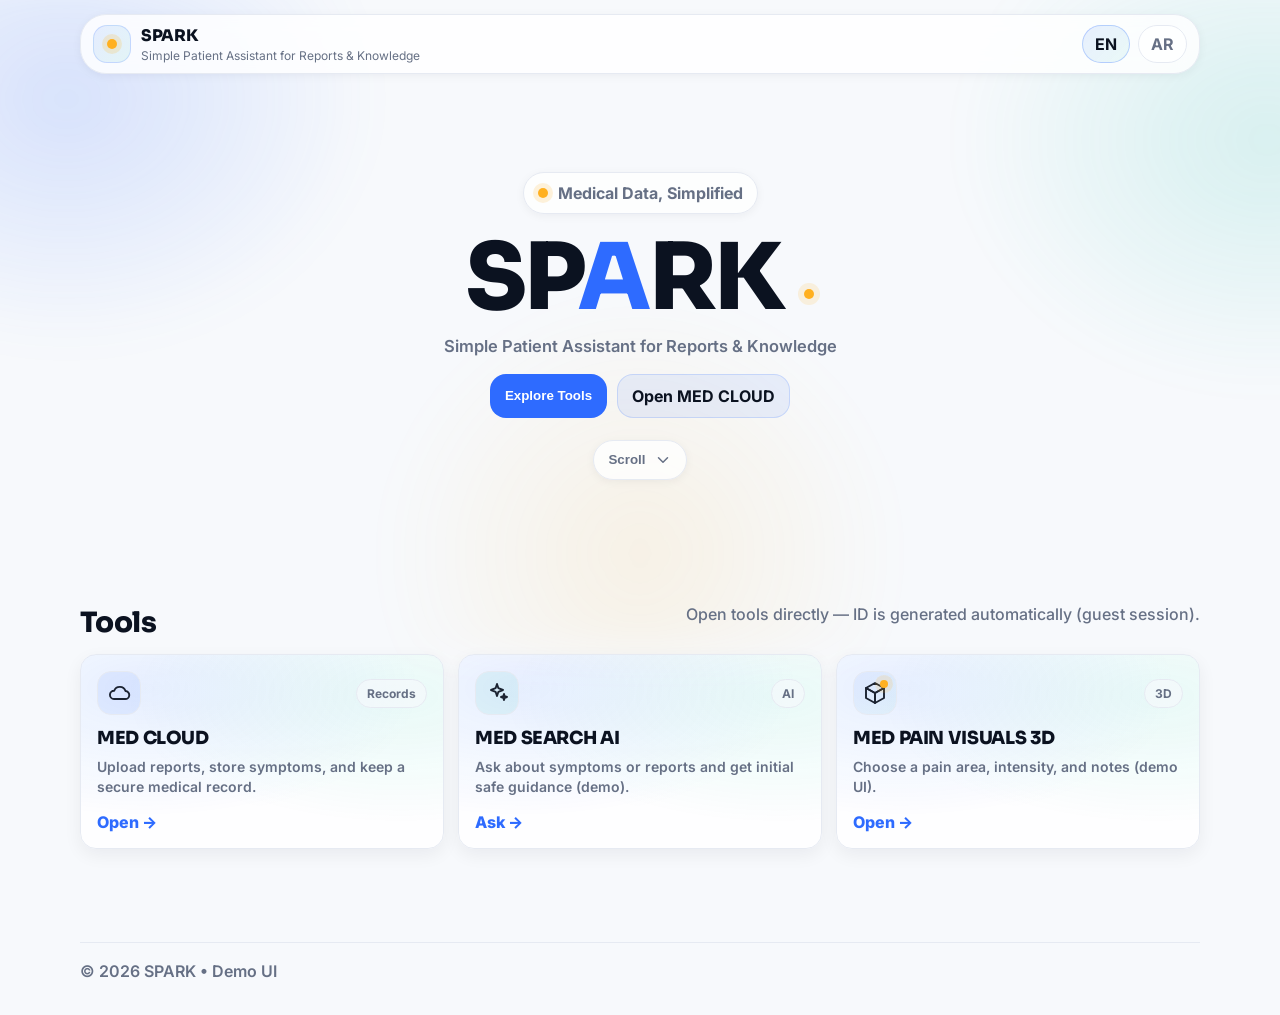
<file: Health care record/index.html>
<!doctype html>
<html lang="en">
<head>
  <meta charset="UTF-8" />
  <meta name="viewport" content="width=device-width, initial-scale=1.0"/>
  <title>SPARK</title>

  <link rel="preconnect" href="https://fonts.googleapis.com">
  <link rel="preconnect" href="https://fonts.gstatic.com" crossorigin>
  <link href="https://fonts.googleapis.com/css2?family=Inter:wght@400;500;600;700;800&family=Sora:wght@600;700;800&display=swap" rel="stylesheet">

  <link rel="stylesheet" href="Style/main.css">
</head>
<body>

  <nav class="nav">
    <div class="nav__brand">
      <div class="mark" aria-hidden="true"><span class="mark__dot"></span></div>
      <div class="brand">
        <div class="brand__name">SPARK</div>
        <div class="brand__tag">Simple Patient Assistant for Reports &amp; Knowledge</div>
      </div>
    </div>

    <div class="nav__actions">
      <a class="chip chip--active" href="/">EN</a>
      <a class="chip" href="/ar">AR</a>
    </div>
  </nav>

  <header class="hero">
    <div class="bg-orbs" aria-hidden="true"></div>

    <div class="container hero__inner">
      <div class="hero__badge">
        <span class="spark-mini" aria-hidden="true"></span>
        Medical Data, Simplified
      </div>

      <h1 class="hero__title">
        SP<span class="hero__accent">A</span>RK
        <span class="hero__spark" aria-hidden="true"></span>
      </h1>

      <p class="hero__subtitle">
        Simple Patient Assistant for Reports &amp; Knowledge
      </p>

      <div class="hero__cta">
        <button class="btn btn--primary" data-scroll="#tools">Explore Tools</button>
        <a class="btn btn--soft" href="/record">Open MED CLOUD</a>
      </div>

      <button class="scroll" data-scroll="#tools" aria-label="Scroll">
        <span>Scroll</span>
        <svg viewBox="0 0 24 24" aria-hidden="true">
          <path d="M6 9l6 6 6-6" fill="none" stroke="currentColor" stroke-width="2" stroke-linecap="round" stroke-linejoin="round"/>
        </svg>
      </button>
    </div>
  </header>

  <main class="section" id="tools">
    <div class="container">
      <div class="section__head">
        <h2 class="h2">Tools</h2>
        <p class="muted">Open tools directly — ID is generated automatically (guest session).</p>
      </div>

      <div class="tools">
        <a class="card tool tilt" href="/record" data-tilt data-open="cloud">
          <div class="tool__top">
            <div class="icon icon--blue" aria-hidden="true">
              <svg viewBox="0 0 24 24">
                <path d="M7 18h11a4 4 0 0 0 .5-8A6 6 0 0 0 7.2 9.7 3.5 3.5 0 0 0 7 18Z"
                      fill="none" stroke="currentColor" stroke-width="1.9" stroke-linecap="round" stroke-linejoin="round"/>
              </svg>
            </div>
            <span class="pill">Records</span>
          </div>

          <div class="tool__name">MED CLOUD</div>
          <div class="tool__desc">Upload reports, store symptoms, and keep a secure medical record.</div>
          <div class="tool__cta">Open →</div>
        </a>

        <a class="card tool tilt" href="/med_search" data-tilt data-open="ai">
          <div class="tool__top">
            <div class="icon icon--teal" aria-hidden="true">
              <svg viewBox="0 0 24 24">
                <path d="M12 3l1.4 4.2L18 9l-4.6 1.8L12 15l-1.4-4.2L6 9l4.6-1.8L12 3Z"
                      fill="none" stroke="currentColor" stroke-width="1.9" stroke-linecap="round" stroke-linejoin="round"/>
                <path d="M19 13l.7 2.2L22 16l-2.3.8L19 19l-.7-2.2L16 16l2.3-.8L19 13Z"
                      fill="none" stroke="currentColor" stroke-width="1.9" stroke-linecap="round" stroke-linejoin="round"/>
              </svg>
            </div>
            <span class="pill">AI</span>
          </div>

          <div class="tool__name">MED SEARCH AI</div>
          <div class="tool__desc">Ask about symptoms or reports and get initial safe guidance (demo).</div>
          <div class="tool__cta">Ask →</div>
        </a>

        <a class="card tool tilt" href="/pain_3d" data-tilt data-open="pain">
          <div class="tool__top">
            <div class="icon icon--mix" aria-hidden="true">
              <svg viewBox="0 0 24 24">
                <path d="M12 2l9 5-9 5-9-5 9-5Z" fill="none" stroke="currentColor" stroke-width="1.9" stroke-linecap="round" stroke-linejoin="round"/>
                <path d="M3 7v10l9 5V12L3 7Z" fill="none" stroke="currentColor" stroke-width="1.9" stroke-linecap="round" stroke-linejoin="round"/>
                <path d="M21 7v10l-9 5V12l9-5Z" fill="none" stroke="currentColor" stroke-width="1.9" stroke-linecap="round" stroke-linejoin="round"/>
              </svg>
              <span class="icon__spark" aria-hidden="true"></span>
            </div>
            <span class="pill">3D</span>
          </div>

          <div class="tool__name">MED PAIN VISUALS 3D</div>
          <div class="tool__desc">Choose a pain area, intensity, and notes (demo UI).</div>
          <div class="tool__cta">Open →</div>
        </a>
      </div>
    </div>
  </main>

  <footer class="footer">
    <div class="container footer__inner">
      <span>© 2026 SPARK • Demo UI</span>
    </div>
  </footer>

  <script src="Style/main.js"></script>
</body>
</html>
</file>
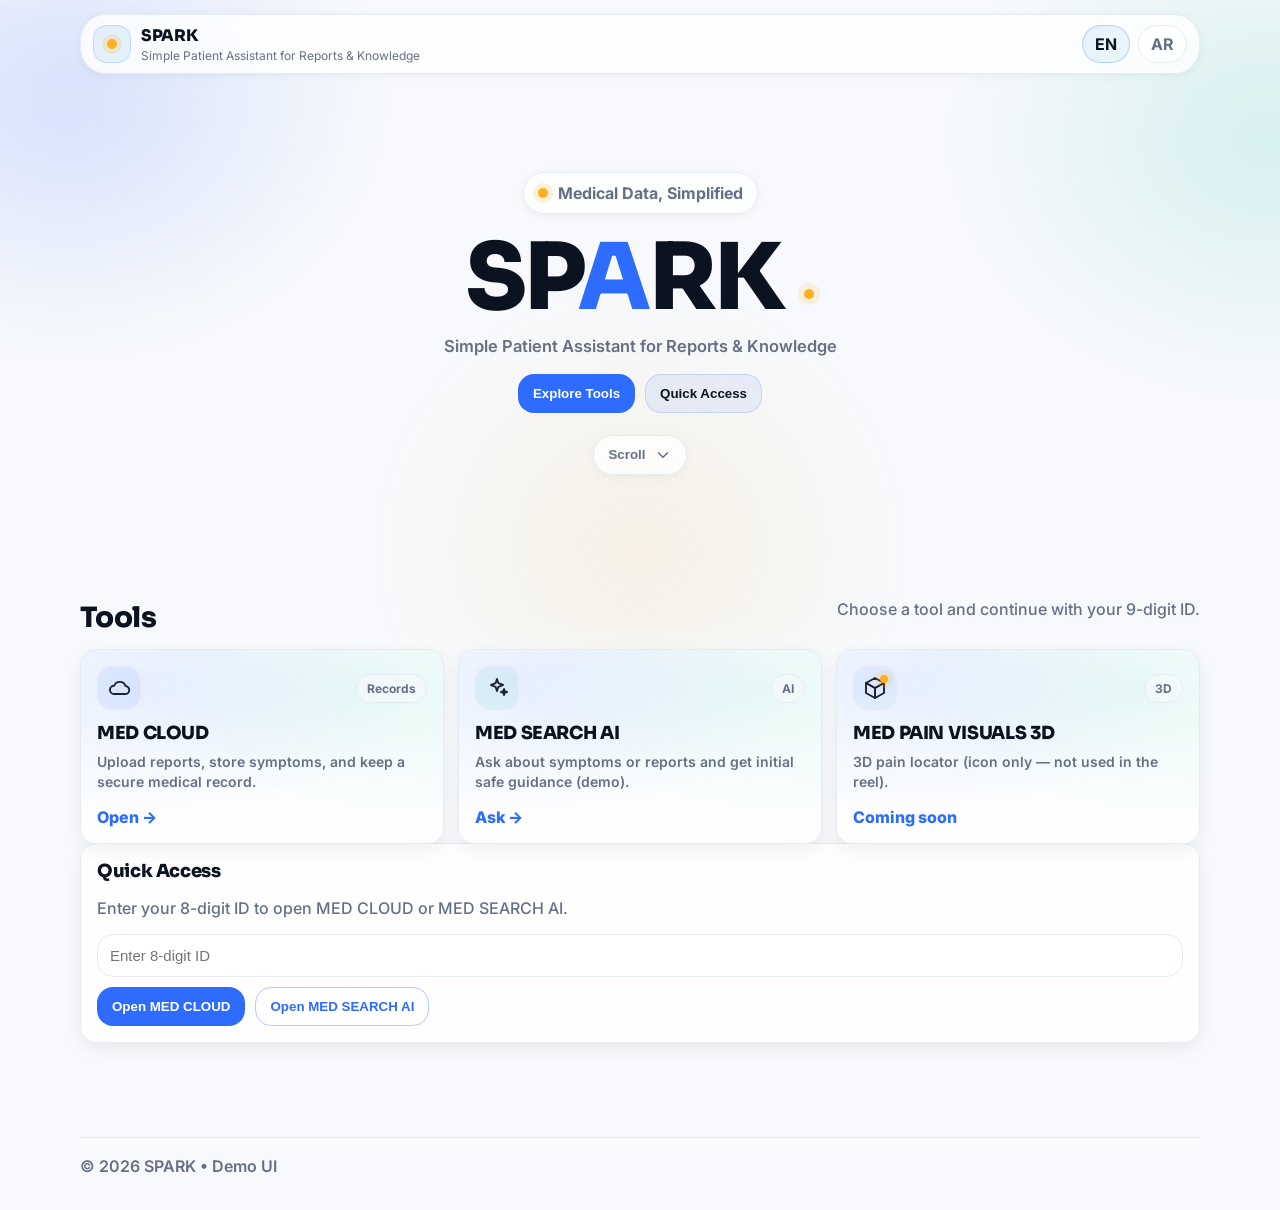
<file: Health care record/arabic.html>
<!doctype html>
<html lang="en">
<head>
  <meta charset="UTF-8" />
  <meta name="viewport" content="width=device-width, initial-scale=1.0"/>
  <title>SPARK</title>

  <!-- Fonts: Sora (Headings) + Inter (UI) -->
  <link rel="preconnect" href="https://fonts.googleapis.com">
  <link rel="preconnect" href="https://fonts.gstatic.com" crossorigin>
  <link href="https://fonts.googleapis.com/css2?family=Inter:wght@400;500;600;700;800&family=Sora:wght@600;700;800&display=swap" rel="stylesheet">

  <link rel="stylesheet" href="Style/main.css">
</head>
<body>

  <nav class="nav">
    <div class="nav__brand">
      <div class="mark" aria-hidden="true">
        <span class="mark__dot"></span>
      </div>
      <div class="brand">
        <div class="brand__name">SPARK</div>
        <div class="brand__tag">Simple Patient Assistant for Reports &amp; Knowledge</div>
      </div>
    </div>

    <div class="nav__actions">
      <a class="chip chip--active" href="/">EN</a>
      <a class="chip" href="/ar">AR</a>
    </div>
  </nav>

  <header class="hero">
    <div class="bg-orbs" aria-hidden="true"></div>

    <div class="container hero__inner">
      <div class="hero__badge">
        <span class="spark-mini" aria-hidden="true"></span>
        Medical Data, Simplified
      </div>

      <h1 class="hero__title">
        SP<span class="hero__accent">A</span>RK
        <span class="hero__spark" aria-hidden="true"></span>
      </h1>

      <p class="hero__subtitle">
        Simple Patient Assistant for Reports &amp; Knowledge
      </p>

      <div class="hero__cta">
        <button class="btn btn--primary" data-scroll="#tools">Explore Tools</button>
        <button class="btn btn--soft" data-scroll="#quick">Quick Access</button>
      </div>



      <button class="scroll" data-scroll="#tools" aria-label="Scroll">
        <span>Scroll</span>
        <svg viewBox="0 0 24 24" aria-hidden="true">
          <path d="M6 9l6 6 6-6" fill="none" stroke="currentColor" stroke-width="2" stroke-linecap="round" stroke-linejoin="round"/>
        </svg>
      </button>
    </div>
  </header>

  <main class="section" id="tools">
    <div class="container">
      <div class="section__head">
        <h2 class="h2">Tools</h2>
        <p class="muted">Choose a tool and continue with your 9-digit ID.</p>
      </div>

      <div class="tools">
        <!-- MED CLOUD -->
        <a class="card tool tilt" href="#" data-tilt data-open="cloud">
          <div class="tool__top">
            <div class="icon icon--blue" aria-hidden="true">
              <svg viewBox="0 0 24 24">
                <path d="M7 18h11a4 4 0 0 0 .5-8A6 6 0 0 0 7.2 9.7 3.5 3.5 0 0 0 7 18Z"
                      fill="none" stroke="currentColor" stroke-width="1.9" stroke-linecap="round" stroke-linejoin="round"/>
              </svg>
            </div>
            <span class="pill">Records</span>
          </div>

          <div class="tool__name">MED CLOUD</div>
          <div class="tool__desc">Upload reports, store symptoms, and keep a secure medical record.</div>
          <div class="tool__cta">Open →</div>
        </a>

        <!-- MED SEARCH AI -->
        <a class="card tool tilt" href="#" data-tilt data-open="ai">
          <div class="tool__top">
            <div class="icon icon--teal" aria-hidden="true">
              <svg viewBox="0 0 24 24">
                <path d="M12 3l1.4 4.2L18 9l-4.6 1.8L12 15l-1.4-4.2L6 9l4.6-1.8L12 3Z"
                      fill="none" stroke="currentColor" stroke-width="1.9" stroke-linecap="round" stroke-linejoin="round"/>
                <path d="M19 13l.7 2.2L22 16l-2.3.8L19 19l-.7-2.2L16 16l2.3-.8L19 13Z"
                      fill="none" stroke="currentColor" stroke-width="1.9" stroke-linecap="round" stroke-linejoin="round"/>
              </svg>
            </div>
            <span class="pill">AI</span>
          </div>

          <div class="tool__name">MED SEARCH AI</div>
          <div class="tool__desc">Ask about symptoms or reports and get initial safe guidance (demo).</div>
          <div class="tool__cta">Ask →</div>
        </a>

        <!-- MED PAIN VISUALS 3D -->
        <a class="card tool tilt tool--disabled" href="#" data-tilt data-open="pain" aria-disabled="true">
          <div class="tool__top">
            <div class="icon icon--mix" aria-hidden="true">
              <svg viewBox="0 0 24 24">
                <path d="M12 2l9 5-9 5-9-5 9-5Z" fill="none" stroke="currentColor" stroke-width="1.9" stroke-linecap="round" stroke-linejoin="round"/>
                <path d="M3 7v10l9 5V12L3 7Z" fill="none" stroke="currentColor" stroke-width="1.9" stroke-linecap="round" stroke-linejoin="round"/>
                <path d="M21 7v10l-9 5V12l9-5Z" fill="none" stroke="currentColor" stroke-width="1.9" stroke-linecap="round" stroke-linejoin="round"/>
              </svg>
              <span class="icon__spark" aria-hidden="true"></span>
            </div>
            <span class="pill">3D</span>
          </div>

          <div class="tool__name">MED PAIN VISUALS 3D</div>
          <div class="tool__desc">3D pain locator (icon only — not used in the reel).</div>
          <div class="tool__cta">Coming soon</div>
        </a>
      </div>

      <section class="card quick" id="quick">
        <div class="quick__head">
          <h3 class="h3">Quick Access</h3>
          <p class="muted">Enter your 8-digit ID to open MED CLOUD or MED SEARCH AI.</p>
        </div>

        <div class="quick__row">
          <input class="input" id="quickId" placeholder="Enter 8-digit ID" inputmode="numeric" maxlength="8" autocomplete="off">
          <button class="btn btn--primary" id="openCloud">Open MED CLOUD</button>
          <button class="btn btn--outline" id="openAI">Open MED SEARCH AI</button>
        </div>

        <div class="error" id="quickErr" aria-live="polite"></div>
      </section>

    </div>
  </main>

  <footer class="footer">
    <div class="container footer__inner">
      <span>© 2026 SPARK • Demo UI</span>
    </div>
  </footer>

  <script src="Style/main.js"></script>
</body>
</html>
</file>
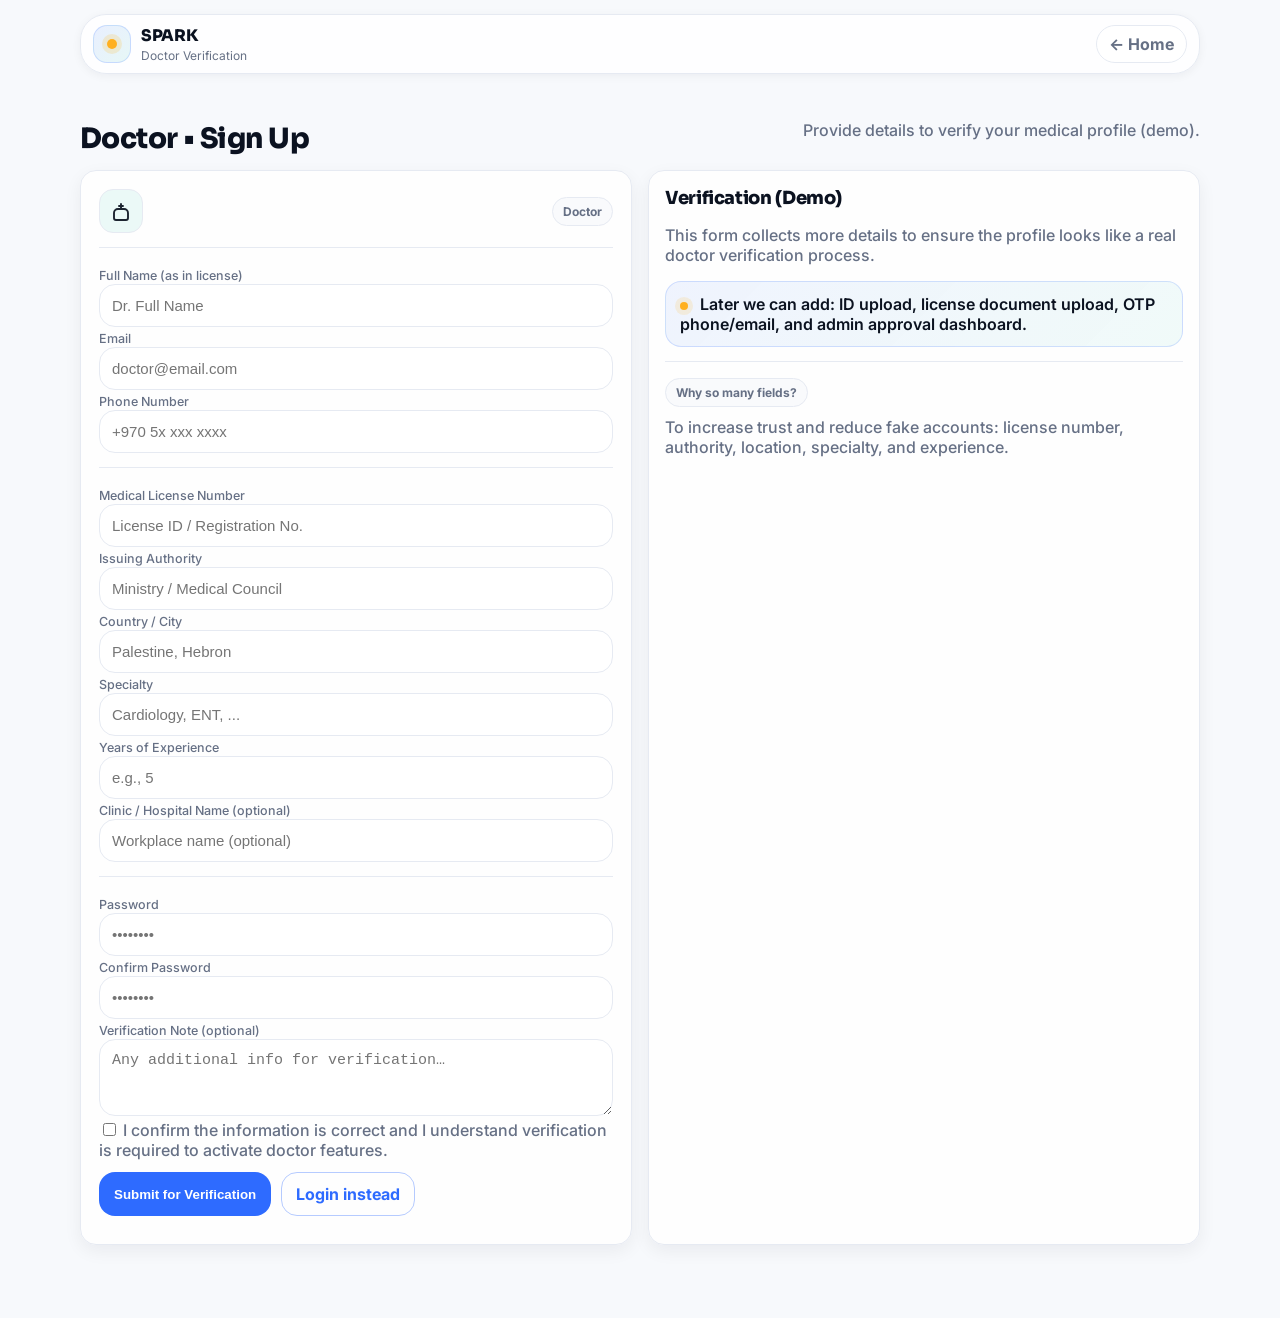
<file: Health care record/auth_doctor.html>
<!doctype html>
<html lang="en">
<head>
  <meta charset="UTF-8" />
  <meta name="viewport" content="width=device-width, initial-scale=1.0"/>
  <title>SPARK • Doctor</title>

  <link rel="preconnect" href="https://fonts.googleapis.com">
  <link rel="preconnect" href="https://fonts.gstatic.com" crossorigin>
  <link href="https://fonts.googleapis.com/css2?family=Inter:wght@400;500;600;700;800&family=Sora:wght@600;700;800&display=swap" rel="stylesheet">

  <link rel="stylesheet" href="Style/main.css">
</head>
<body>

  <nav class="nav">
    <div class="nav__brand">
      <div class="mark" aria-hidden="true"><span class="mark__dot"></span></div>
      <div class="brand">
        <div class="brand__name">SPARK</div>
        <div class="brand__tag">Doctor Verification</div>
      </div>
    </div>
    <div class="nav__actions">
      <a class="chip" href="/">← Home</a>
    </div>
  </nav>

  <main class="section">
    <div class="container">
      <div class="section__head">
        <h2 class="h2" id="title">Doctor • Sign Up</h2>
        <p class="muted" id="subtitle">Provide details to verify your medical profile (demo).</p>
      </div>

      <div class="grid2">
        <section class="card page">
          <div class="tool__top">
            <div class="icon icon--teal" aria-hidden="true">
              <svg viewBox="0 0 24 24">
                <path d="M10 7h4M12 5v4" fill="none" stroke="currentColor" stroke-width="1.9" stroke-linecap="round"/>
                <path d="M7 21h10a2 2 0 0 0 2-2v-5a4 4 0 0 0-4-4H9a4 4 0 0 0-4 4v5a2 2 0 0 0 2 2Z"
                      fill="none" stroke="currentColor" stroke-width="1.9" stroke-linecap="round" stroke-linejoin="round"/>
              </svg>
            </div>
            <span class="pill">Doctor</span>
          </div>

          <div class="divider"></div>

          <form id="doctorForm" class="stack">
            <label class="tiny muted">Full Name (as in license)</label>
            <input class="input" id="dName" placeholder="Dr. Full Name" autocomplete="name" required>

            <label class="tiny muted">Email</label>
            <input class="input" id="dEmail" placeholder="doctor@email.com" autocomplete="email" required>

            <label class="tiny muted">Phone Number</label>
            <input class="input" id="dPhone" placeholder="+970 5x xxx xxxx" inputmode="tel" required>

            <div class="divider"></div>

            <label class="tiny muted">Medical License Number</label>
            <input class="input" id="dLicense" placeholder="License ID / Registration No." required>

            <label class="tiny muted">Issuing Authority</label>
            <input class="input" id="dAuthority" placeholder="Ministry / Medical Council" required>

            <label class="tiny muted">Country / City</label>
            <input class="input" id="dLocation" placeholder="Palestine, Hebron" required>

            <label class="tiny muted">Specialty</label>
            <input class="input" id="dSpec" placeholder="Cardiology, ENT, ..." required>

            <label class="tiny muted">Years of Experience</label>
            <input class="input" id="dYears" placeholder="e.g., 5" inputmode="numeric" required>

            <label class="tiny muted">Clinic / Hospital Name (optional)</label>
            <input class="input" id="dWork" placeholder="Workplace name (optional)">

            <div class="divider"></div>

            <label class="tiny muted">Password</label>
            <input class="input" id="dPass" type="password" placeholder="••••••••" autocomplete="new-password" required>

            <label class="tiny muted">Confirm Password</label>
            <input class="input" id="dPass2" type="password" placeholder="••••••••" autocomplete="new-password" required>

            <label class="tiny muted">Verification Note (optional)</label>
            <textarea class="textarea" id="dNote" rows="3" placeholder="Any additional info for verification…"></textarea>

            <label class="checkline">
              <input type="checkbox" id="dAgree" required>
              <span class="muted">
                I confirm the information is correct and I understand verification is required to activate doctor features.
              </span>
            </label>

            <div class="row">
              <button class="btn btn--primary" type="submit" id="submitBtn">Submit for Verification</button>
              <a class="btn btn--outline" href="/auth_doctor?mode=login">Login instead</a>
            </div>

            <div class="status" id="status"></div>
          </form>
        </section>

        <aside class="card sub">
          <h3 class="h3">Verification (Demo)</h3>
          <p class="muted">
            This form collects more details to ensure the profile looks like a real doctor verification process.
          </p>

          <div class="note">
            <span class="note__spark"></span>
            Later we can add: ID upload, license document upload, OTP phone/email, and admin approval dashboard.
          </div>

          <div class="divider"></div>

          <div class="pill" style="display:inline-flex;">Why so many fields?</div>
          <p class="muted" style="margin-top:10px;">
            To increase trust and reduce fake accounts: license number, authority, location, specialty, and experience.
          </p>
        </aside>
      </div>
    </div>
  </main>

  <script src="Style/main.js"></script>
</body>
</html>
</file>
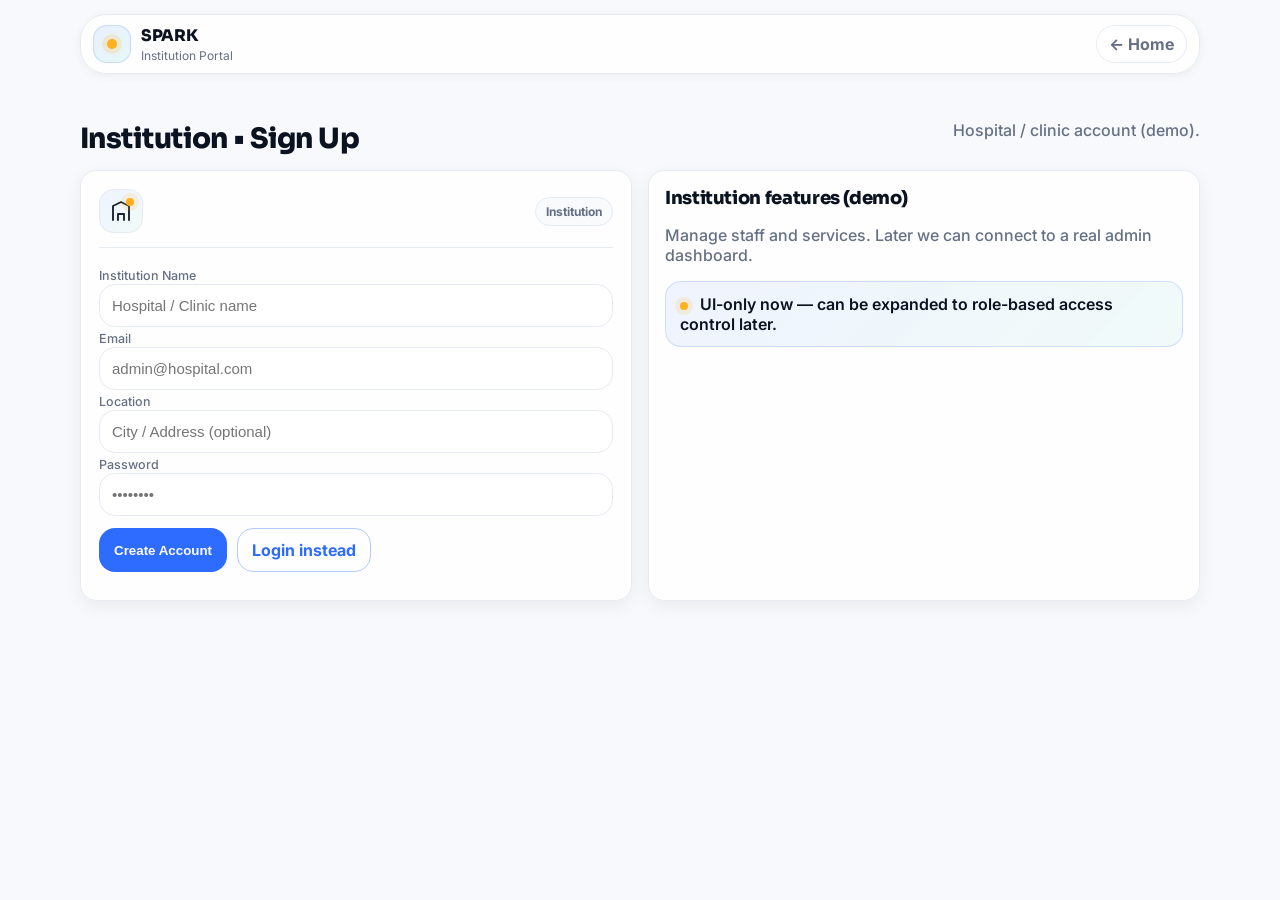
<file: Health care record/auth_institution.html>
<!doctype html>
<html lang="en">
<head>
  <meta charset="UTF-8" />
  <meta name="viewport" content="width=device-width, initial-scale=1.0"/>
  <title>SPARK • Institution</title>
  <link rel="preconnect" href="https://fonts.googleapis.com">
  <link rel="preconnect" href="https://fonts.gstatic.com" crossorigin>
  <link href="https://fonts.googleapis.com/css2?family=Inter:wght@400;500;600;700;800&family=Sora:wght@600;700;800&display=swap" rel="stylesheet">
  <link rel="stylesheet" href="Style/main.css">
</head>
<body>

  <nav class="nav">
    <div class="nav__brand">
      <div class="mark" aria-hidden="true"><span class="mark__dot"></span></div>
      <div class="brand">
        <div class="brand__name">SPARK</div>
        <div class="brand__tag">Institution Portal</div>
      </div>
    </div>
    <div class="nav__actions">
      <a class="chip" href="/">← Home</a>
    </div>
  </nav>

  <main class="section">
    <div class="container">
      <div class="section__head">
        <h2 class="h2" id="title">Institution • Sign Up</h2>
        <p class="muted" id="subtitle">Hospital / clinic account (demo).</p>
      </div>

      <div class="grid2">
        <section class="card page">
          <div class="tool__top">
            <div class="icon icon--mix" aria-hidden="true">
              <svg viewBox="0 0 24 24">
                <path d="M4 21V7l8-4 8 4v14" fill="none" stroke="currentColor" stroke-width="1.9" stroke-linecap="round" stroke-linejoin="round"/>
                <path d="M9 21v-6h6v6" fill="none" stroke="currentColor" stroke-width="1.9" stroke-linecap="round" stroke-linejoin="round"/>
              </svg>
              <span class="icon__spark" aria-hidden="true"></span>
            </div>
            <span class="pill">Institution</span>
          </div>

          <div class="divider"></div>

          <form id="instForm" class="stack">
            <label class="tiny muted">Institution Name</label>
            <input class="input" id="iName" placeholder="Hospital / Clinic name">

            <label class="tiny muted">Email</label>
            <input class="input" id="iEmail" placeholder="admin@hospital.com" autocomplete="email">

            <label class="tiny muted">Location</label>
            <input class="input" id="iLoc" placeholder="City / Address (optional)">

            <label class="tiny muted">Password</label>
            <input class="input" id="iPass" type="password" placeholder="••••••••" autocomplete="new-password">

            <div class="row">
              <button class="btn btn--primary" type="submit" id="submitBtn">Create Account</button>
              <a class="btn btn--outline" href="/auth_institution?mode=login">Login instead</a>
            </div>

            <div class="status" id="status"></div>
          </form>
        </section>

        <aside class="card sub">
          <h3 class="h3">Institution features (demo)</h3>
          <p class="muted">Manage staff and services. Later we can connect to a real admin dashboard.</p>
          <div class="note">
            <span class="note__spark"></span>
            UI-only now — can be expanded to role-based access control later.
          </div>
        </aside>
      </div>
    </div>
  </main>

  <script src="Style/main.js"></script>
</body>
</html>
</file>
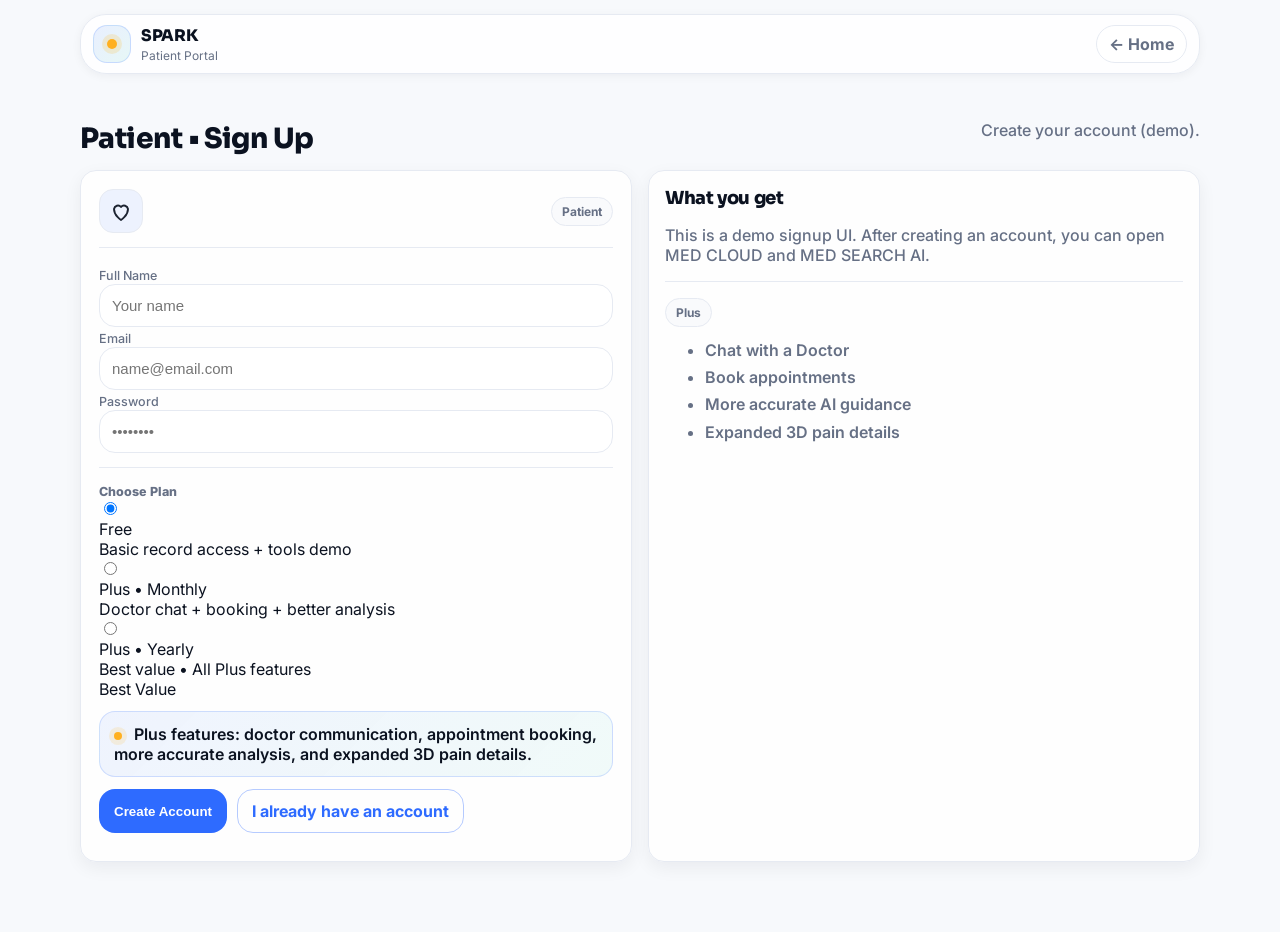
<file: Health care record/auth_patient.html>
<!doctype html>
<html lang="en">
<head>
  <meta charset="UTF-8" />
  <meta name="viewport" content="width=device-width, initial-scale=1.0"/>
  <title>SPARK • Patient</title>
  <link rel="preconnect" href="https://fonts.googleapis.com">
  <link rel="preconnect" href="https://fonts.gstatic.com" crossorigin>
  <link href="https://fonts.googleapis.com/css2?family=Inter:wght@400;500;600;700;800&family=Sora:wght@600;700;800&display=swap" rel="stylesheet">
  <link rel="stylesheet" href="Style/main.css">
</head>
<body>

  <nav class="nav">
    <div class="nav__brand">
      <div class="mark" aria-hidden="true"><span class="mark__dot"></span></div>
      <div class="brand">
        <div class="brand__name">SPARK</div>
        <div class="brand__tag">Patient Portal</div>
      </div>
    </div>
    <div class="nav__actions">
      <a class="chip" href="/">← Home</a>
    </div>
  </nav>

  <main class="section">
    <div class="container">
      <div class="section__head">
        <h2 class="h2" id="title">Patient • Sign Up</h2>
        <p class="muted" id="subtitle">Create your account (demo).</p>
      </div>

      <div class="grid2">
        <section class="card page">
          <div class="tool__top">
            <div class="icon icon--blue" aria-hidden="true">
              <svg viewBox="0 0 24 24">
                <path d="M12 21s-7-4.4-7-11a4 4 0 0 1 7-2 4 4 0 0 1 7 2c0 6.6-7 11-7 11Z"
                      fill="none" stroke="currentColor" stroke-width="1.9" stroke-linecap="round" stroke-linejoin="round"/>
              </svg>
            </div>
            <span class="pill">Patient</span>
          </div>

          <div class="divider"></div>

          <form id="patientForm" class="stack">
            <label class="tiny muted">Full Name</label>
            <input class="input" id="pName" placeholder="Your name" autocomplete="name">

            <label class="tiny muted">Email</label>
            <input class="input" id="pEmail" placeholder="name@email.com" autocomplete="email">

            <label class="tiny muted">Password</label>
            <input class="input" id="pPass" type="password" placeholder="••••••••" autocomplete="new-password">

            <div class="divider"></div>

            <div class="tiny muted" style="font-weight:800;">Choose Plan</div>

            <div class="plan-grid" role="radiogroup" aria-label="Plans">
              <label class="plan">
                <input type="radio" name="plan" value="free" checked>
                <div class="plan__name">Free</div>
                <div class="plan__desc">Basic record access + tools demo</div>
              </label>

              <label class="plan plan--plus">
                <input type="radio" name="plan" value="plus_monthly">
                <div class="plan__name">Plus • Monthly</div>
                <div class="plan__desc">Doctor chat + booking + better analysis</div>
              </label>

              <label class="plan plan--best">
                <input type="radio" name="plan" value="plus_yearly">
                <div class="plan__name">Plus • Yearly</div>
                <div class="plan__desc">Best value • All Plus features</div>
                <span class="plan__badge">Best Value</span>
              </label>
            </div>

            <div class="note">
              <span class="note__spark"></span>
              Plus features: doctor communication, appointment booking, more accurate analysis, and expanded 3D pain details.
            </div>

            <div class="row">
              <button class="btn btn--primary" type="submit" id="submitBtn">Create Account</button>
              <a class="btn btn--outline" href="/auth_patient?mode=login">I already have an account</a>
            </div>

            <div class="status" id="status"></div>
          </form>
        </section>

        <aside class="card sub">
          <h3 class="h3">What you get</h3>
          <p class="muted">
            This is a demo signup UI. After creating an account, you can open MED CLOUD and MED SEARCH AI.
          </p>

          <div class="divider"></div>

          <div class="pill" style="display:inline-flex;">Plus</div>
          <ul class="muted" style="margin:10px 0 0; line-height:1.7; font-weight:600;">
            <li>Chat with a Doctor</li>
            <li>Book appointments</li>
            <li>More accurate AI guidance</li>
            <li>Expanded 3D pain details</li>
          </ul>
        </aside>
      </div>
    </div>
  </main>

  <script src="Style/main.js"></script>
</body>
</html>
</file>
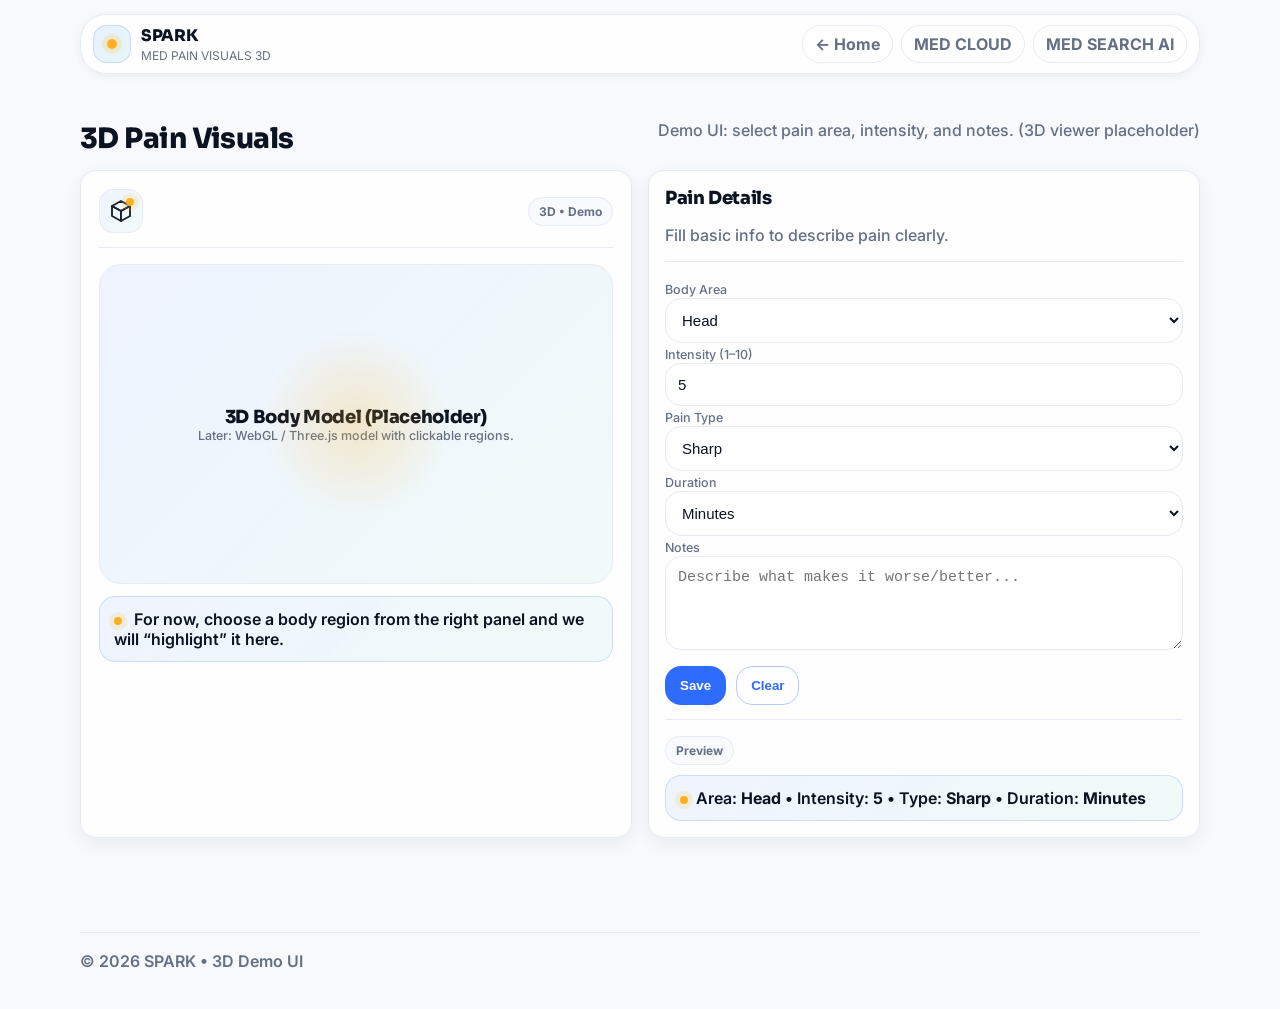
<file: Health care record/pain_3d.html>
<!doctype html>
<html lang="en">
<head>
  <meta charset="UTF-8" />
  <meta name="viewport" content="width=device-width, initial-scale=1.0"/>
  <title>SPARK • MED PAIN VISUALS 3D</title>

  <link rel="preconnect" href="https://fonts.googleapis.com">
  <link rel="preconnect" href="https://fonts.gstatic.com" crossorigin>
  <link href="https://fonts.googleapis.com/css2?family=Inter:wght@400;500;600;700;800&family=Sora:wght@600;700;800&display=swap" rel="stylesheet">

  <link rel="stylesheet" href="Style/main.css">
</head>
<body>

  <nav class="nav">
    <div class="nav__brand">
      <div class="mark" aria-hidden="true"><span class="mark__dot"></span></div>
      <div class="brand">
        <div class="brand__name">SPARK</div>
        <div class="brand__tag">MED PAIN VISUALS 3D</div>
      </div>
    </div>
    <div class="nav__actions">
      <a class="chip" href="/">← Home</a>
      <a class="chip" href="/record">MED CLOUD</a>
      <a class="chip" href="/med_search">MED SEARCH AI</a>
    </div>
  </nav>

  <main class="section">
    <div class="container">
      <div class="section__head">
        <h2 class="h2">3D Pain Visuals</h2>
        <p class="muted">Demo UI: select pain area, intensity, and notes. (3D viewer placeholder)</p>
      </div>

      <div class="grid2">
        <!-- Left: Viewer -->
        <section class="card page">
          <div class="tool__top">
            <div class="icon icon--mix" aria-hidden="true">
              <svg viewBox="0 0 24 24">
                <path d="M12 2l9 5-9 5-9-5 9-5Z" fill="none" stroke="currentColor" stroke-width="1.9" stroke-linecap="round" stroke-linejoin="round"/>
                <path d="M3 7v10l9 5V12L3 7Z" fill="none" stroke="currentColor" stroke-width="1.9" stroke-linecap="round" stroke-linejoin="round"/>
                <path d="M21 7v10l-9 5V12l9-5Z" fill="none" stroke="currentColor" stroke-width="1.9" stroke-linecap="round" stroke-linejoin="round"/>
              </svg>
              <span class="icon__spark" aria-hidden="true"></span>
            </div>
            <span class="pill">3D • Demo</span>
          </div>

          <div class="divider"></div>

          <div class="viewer">
            <div class="viewer__placeholder">
              <div class="viewer__title">3D Body Model (Placeholder)</div>
              <div class="muted tiny">Later: WebGL / Three.js model with clickable regions.</div>
              <div class="viewer__pulse" aria-hidden="true"></div>
            </div>

            <div class="note" style="margin-top:12px;">
              <span class="note__spark"></span>
              For now, choose a body region from the right panel and we will “highlight” it here.
            </div>
          </div>
        </section>

        <!-- Right: Controls -->
        <aside class="card sub">
          <h3 class="h3">Pain Details</h3>
          <p class="muted">Fill basic info to describe pain clearly.</p>

          <div class="divider"></div>

          <label class="tiny muted">Body Area</label>
          <select class="input" id="area">
            <option value="Head">Head</option>
            <option value="Neck">Neck</option>
            <option value="Chest">Chest</option>
            <option value="Back">Back</option>
            <option value="Abdomen">Abdomen</option>
            <option value="Left Arm">Left Arm</option>
            <option value="Right Arm">Right Arm</option>
            <option value="Left Leg">Left Leg</option>
            <option value="Right Leg">Right Leg</option>
          </select>

          <label class="tiny muted">Intensity (1–10)</label>
          <input class="input" id="intensity" type="number" min="1" max="10" value="5">

          <label class="tiny muted">Pain Type</label>
          <select class="input" id="type">
            <option>Sharp</option>
            <option>Dull</option>
            <option>Burning</option>
            <option>Stabbing</option>
            <option>Throbbing</option>
            <option>Cramping</option>
          </select>

          <label class="tiny muted">Duration</label>
          <select class="input" id="duration">
            <option>Minutes</option>
            <option>Hours</option>
            <option>Days</option>
            <option>Weeks</option>
          </select>

          <label class="tiny muted">Notes</label>
          <textarea class="textarea" id="notes" rows="4" placeholder="Describe what makes it worse/better..."></textarea>

          <div class="row">
            <button class="btn btn--primary" id="save">Save</button>
            <button class="btn btn--outline" id="clear">Clear</button>
          </div>

          <div class="status" id="status"></div>

          <div class="divider"></div>

          <div class="pill" style="display:inline-flex;">Preview</div>
          <div class="note" id="preview" style="margin-top:10px;">
            <span class="note__spark"></span>
            Area: <b>Head</b> • Intensity: <b>5</b> • Type: <b>Sharp</b>
          </div>
        </aside>
      </div>
    </div>
  </main>

  <footer class="footer">
    <div class="container footer__inner">
      <span>© 2026 SPARK • 3D Demo UI</span>
    </div>
  </footer>

  <script>
    (function(){
      const area = document.getElementById("area");
      const intensity = document.getElementById("intensity");
      const type = document.getElementById("type");
      const duration = document.getElementById("duration");
      const notes = document.getElementById("notes");
      const preview = document.getElementById("preview");
      const status = document.getElementById("status");

      function render(){
        preview.innerHTML = '<span class="note__spark"></span>' +
          'Area: <b>' + area.value + '</b> • ' +
          'Intensity: <b>' + intensity.value + '</b> • ' +
          'Type: <b>' + type.value + '</b> • ' +
          'Duration: <b>' + duration.value + '</b>' +
          (notes.value.trim() ? '<br><span class="muted tiny">Notes:</span> ' + notes.value.trim() : '');
      }

      document.getElementById("save").addEventListener("click", () => {
        const data = {
          area: area.value,
          intensity: intensity.value,
          type: type.value,
          duration: duration.value,
          notes: notes.value
        };
        localStorage.setItem("spark_pain3d", JSON.stringify(data));
        status.textContent = "Saved.";
      });

      document.getElementById("clear").addEventListener("click", () => {
        localStorage.removeItem("spark_pain3d");
        notes.value = "";
        intensity.value = 5;
        area.value = "Head";
        type.value = "Sharp";
        duration.value = "Minutes";
        status.textContent = "";
        render();
      });

      [area, intensity, type, duration, notes].forEach(el => el.addEventListener("input", render));

      // load
      try{
        const saved = JSON.parse(localStorage.getItem("spark_pain3d") || "null");
        if(saved){
          area.value = saved.area || "Head";
          intensity.value = saved.intensity || 5;
          type.value = saved.type || "Sharp";
          duration.value = saved.duration || "Minutes";
          notes.value = saved.notes || "";
        }
      }catch(e){}
      render();
    })();
  </script>
</body>
</html>
</file>
<file: Health care record/Style/main.css>
:root{
  /* SPARK Identity */
  --ink:#0B1220;
  --blue:#2E6BFF;
  --teal:#18BFA7;
  --amber:#FFB020;

  --bg:#F7F9FC;
  --border:#E6EAF2;
  --muted:#667085;

  --radius:16px;
  --shadow: 0 6px 18px rgba(11,18,32,0.06);
  --shadow2: 0 2px 10px rgba(11,18,32,0.05);

  --font-ui: Inter, system-ui, -apple-system, Segoe UI, Roboto, Arial, sans-serif;
  --font-h: Sora, Inter, system-ui, sans-serif;
  --font-ar: "IBM Plex Sans Arabic", Inter, system-ui, sans-serif;

  --focus: 0 0 0 4px rgba(46,107,255,0.15);
}

*{ box-sizing:border-box; }
html{ scroll-behavior:smooth; }
body{
  margin:0;
  font-family: var(--font-ui);
  color: var(--ink);
  background: var(--bg);
  overflow-x:hidden;
}
body.ar{ font-family: var(--font-ar); }

a{ color:inherit; }
.container{
  width:min(1120px, calc(100% - 32px));
  margin-inline:auto;
}

/* ---------- Typography ---------- */
.h2, .h3{
  font-family: var(--font-h);
  margin:0;
  letter-spacing:-0.02em;
}
.h2{ font-size: 28px; font-weight: 800; }
.h3{ font-size: 18px; font-weight: 800; }
.muted{ color: var(--muted); font-weight: 500; }
.tiny{ font-size: 12.5px; }

/* ---------- Nav ---------- */
.nav{
  position: sticky;
  top: 14px;
  z-index: 50;
  display:flex;
  justify-content:space-between;
  align-items:center;
  gap: 14px;

  margin: 14px auto 0;
  width:min(1120px, calc(100% - 32px));
  padding: 10px 12px;

  background: rgba(255,255,255,0.82);
  border: 1px solid var(--border);
  border-radius: calc(var(--radius) + 10px);
  box-shadow: var(--shadow2);
  backdrop-filter: blur(10px);
}

.nav__brand{ display:flex; align-items:center; gap: 10px; min-width:0; }
.brand{ min-width:0; }
.brand__name{
  font-family: var(--font-h);
  font-weight: 800;
  letter-spacing: -0.02em;
}
.brand__tag{
  font-size: 12px;
  color: var(--muted);
  margin-top:2px;
  white-space:nowrap;
  overflow:hidden;
  text-overflow:ellipsis;
}

.nav__actions{ display:flex; gap: 8px; align-items:center; }

.mark{
  width: 38px;
  height: 38px;
  border-radius: 14px;
  border: 1px solid rgba(46,107,255,0.18);
  background: linear-gradient(135deg, rgba(46,107,255,0.10), rgba(24,191,167,0.10));
  display:grid;
  place-items:center;
  position:relative;
}
.mark__dot{
  width: 10px; height: 10px; border-radius: 99px;
  background: var(--amber);
  box-shadow: 0 0 0 5px rgba(255,176,32,0.18);
}

/* ---------- Chips ---------- */
.chip{
  text-decoration:none;
  padding: 8px 12px;
  border-radius: 999px;
  border: 1px solid var(--border);
  background: rgba(255,255,255,0.7);
  color: var(--muted);
  font-weight: 700;
  transition: .16s ease;
}
.chip:hover{
  transform: translateY(-1px);
  color: var(--ink);
  box-shadow: var(--shadow2);
}
.chip--active{
  color: var(--ink);
  border-color: rgba(46,107,255,0.28);
  background: linear-gradient(135deg, rgba(46,107,255,0.10), rgba(24,191,167,0.08));
}

/* ---------- Hero ---------- */
.hero{
  position:relative;
  padding: 64px 0 78px;
}
.bg-orbs{
  position:absolute;
  inset:-20%;
  z-index:-1;
  background:
    radial-gradient(520px 420px at 18% 18%, rgba(46,107,255,0.16), transparent 60%),
    radial-gradient(520px 420px at 85% 24%, rgba(24,191,167,0.14), transparent 60%),
    radial-gradient(420px 420px at 50% 85%, rgba(255,176,32,0.10), transparent 62%);
  filter: blur(18px);
}

.hero__inner{
  text-align:center;
  padding: 34px 0 0;
}

.hero__badge{
  display:inline-flex;
  align-items:center;
  gap: 10px;
  padding: 10px 14px;
  border-radius: 999px;
  border: 1px solid var(--border);
  background: rgba(255,255,255,0.80);
  box-shadow: var(--shadow2);
  font-weight: 700;
  color: var(--muted);
}

.spark-mini{
  width: 10px; height: 10px; border-radius: 99px;
  background: var(--amber);
  box-shadow: 0 0 0 5px rgba(255,176,32,0.16);
}

.hero__title{
  margin: 18px 0 10px;
  font-family: var(--font-h);
  font-size: clamp(58px, 9vw, 92px);
  line-height: 1.02;
  letter-spacing: -0.03em;
  font-weight: 800;
}
.hero__accent{ color: var(--blue); }
.hero__spark{
  display:inline-block;
  width: 10px; height: 10px;
  border-radius: 99px;
  background: var(--amber);
  margin-inline-start: 6px;
  transform: translateY(-10px);
  box-shadow: 0 0 0 6px rgba(255,176,32,0.14);
}

.hero__subtitle{
  margin: 0 auto;
  max-width: 720px;
  color: var(--muted);
  font-size: 16.5px;
  font-weight: 600;
}

.hero__cta{
  margin-top: 18px;
  display:flex;
  justify-content:center;
  gap: 10px;
  flex-wrap:wrap;
}

.hero__hint{
  margin-top: 12px;
  color: var(--muted);
  font-size: 12.5px;
  font-weight: 600;
}

.scroll{
  margin: 22px auto 0;
  display:inline-flex;
  align-items:center;
  gap: 8px;
  padding: 10px 14px;
  border-radius: 999px;
  border: 1px solid var(--border);
  background: rgba(255,255,255,0.80);
  box-shadow: var(--shadow2);
  cursor:pointer;
  color: var(--muted);
  font-weight: 700;
  transition:.16s ease;
}
.scroll:hover{ transform: translateY(-1px); color: var(--ink); }
.scroll svg{ width: 18px; height: 18px; }

/* ---------- Sections ---------- */
.section{ padding: 30px 0 70px; }
.section__head{
  display:flex;
  align-items:flex-end;
  justify-content:space-between;
  gap: 12px;
  flex-wrap:wrap;
  margin-bottom: 14px;
}

/* ---------- Cards ---------- */
.card{
  background: rgba(255,255,255,0.86);
  border: 1px solid var(--border);
  border-radius: var(--radius);
  box-shadow: var(--shadow);
}
.page{ padding: 18px; }
.sub{ padding: 16px; }
.quick{ padding: 16px; }

.divider{
  height: 1px;
  background: var(--border);
  margin: 14px 0 16px;
}

/* ---------- Tools ---------- */
.tools{
  display:grid;
  grid-template-columns: 1fr;
  gap: 14px;
}
@media (min-width: 980px){
  .tools{ grid-template-columns: 1fr 1fr 1fr; }
}

.tool{
  padding: 16px;
  text-decoration:none;
  transition: transform .16s ease, box-shadow .16s ease;
  position:relative;
  overflow:hidden;
}
.tool::after{
  content:"";
  position:absolute;
  inset:-2px;
  pointer-events:none;
  background:
    radial-gradient(460px 220px at 18% 18%, rgba(46,107,255,0.12), transparent 60%),
    radial-gradient(460px 220px at 88% 22%, rgba(24,191,167,0.10), transparent 60%);
  opacity: 0.9;
}
.tool:hover{ box-shadow: 0 10px 22px rgba(11,18,32,0.07); }

.tool__top{
  display:flex;
  align-items:center;
  justify-content:space-between;
  gap: 10px;
  position:relative;
  z-index:1;
}

.pill{
  padding: 6px 10px;
  border-radius: 999px;
  border: 1px solid var(--border);
  background: rgba(247,249,252,0.6);
  color: var(--muted);
  font-size: 12px;
  font-weight: 700;
}

.icon{
  width: 44px;
  height: 44px;
  border-radius: 14px;
  border: 1px solid var(--border);
  display:grid;
  place-items:center;
  background: rgba(247,249,252,0.75);
  position:relative;
}
.icon svg{ width: 24px; height: 24px; color: var(--ink); opacity: 0.92; }

.icon--blue{ background: rgba(46,107,255,0.08); }
.icon--teal{ background: rgba(24,191,167,0.08); }
.icon--mix{ background: linear-gradient(135deg, rgba(46,107,255,0.07), rgba(24,191,167,0.06)); }

.icon__spark{
  position:absolute;
  width: 8px; height: 8px; border-radius: 99px;
  background: var(--amber);
  right: 8px; top: 8px;
  box-shadow: 0 0 0 5px rgba(255,176,32,0.14);
}

.tool__name{
  margin-top: 12px;
  font-family: var(--font-h);
  font-weight: 800;
  letter-spacing: -0.02em;
  font-size: 18px;
  position:relative;
  z-index:1;
}
.tool__desc{
  margin-top: 8px;
  color: var(--muted);
  font-weight: 600;
  font-size: 14px;
  line-height: 1.45;
  position:relative;
  z-index:1;
}
.tool__cta{
  margin-top: 14px;
  font-weight: 800;
  color: var(--blue);
  position:relative;
  z-index:1;
}

/* 3D tilt */
.tilt{ transform-style: preserve-3d; }

/* ---------- Quick Access ---------- */
.quick__head{ margin-bottom: 10px; }
.quick__row{
  display:flex;
  gap: 10px;
  flex-wrap:wrap;
  align-items:center;
}
.error{
  margin-top: 10px;
  font-size: 13px;
  font-weight: 700;
  color: #B42318;
  display:none;
}

/* ---------- Buttons ---------- */
.btn{
  border: 1px solid transparent;
  border-radius: var(--radius);
  padding: 11px 14px;
  font-weight: 700;
  cursor:pointer;
  transition: .16s ease;
  text-decoration:none;
  display:inline-flex;
  align-items:center;
  justify-content:center;
  gap: 8px;
  user-select:none;
}
.btn:focus{ outline:none; box-shadow: var(--focus); }

.btn--primary{
  background: var(--blue);
  color: #fff;
  border-color: rgba(46,107,255,0.35);
}
.btn--primary:hover{ transform: translateY(-1px); filter: brightness(0.98); }

.btn--outline{
  background: transparent;
  border-color: rgba(46,107,255,0.35);
  color: var(--blue);
}
.btn--outline:hover{ transform: translateY(-1px); box-shadow: var(--shadow2); }

.btn--soft{
  background: rgba(46,107,255,0.08);
  border-color: rgba(46,107,255,0.18);
  color: var(--ink);
}
.btn--soft:hover{ transform: translateY(-1px); box-shadow: var(--shadow2); }

/* ---------- Inputs ---------- */
.input, .textarea{
  width: 100%;
  border-radius: var(--radius);
  border: 1px solid var(--border);
  background: rgba(255,255,255,0.92);
  padding: 12px 12px;
  font-size: 15px;
  color: var(--ink);
  transition: .12s ease;
}
.input:focus, .textarea:focus{
  outline:none;
  border-color: rgba(46,107,255,0.35);
  box-shadow: var(--focus);
}
.textarea{ resize: vertical; }

/* ---------- Page header & meta ---------- */
.page__head{
  display:flex;
  justify-content:space-between;
  align-items:flex-start;
  gap: 12px;
  flex-wrap:wrap;
}
.id{
  display:inline-block;
  padding: 6px 10px;
  border-radius: 999px;
  border: 1px solid var(--border);
  background: rgba(247,249,252,0.65);
  font-weight: 800;
  letter-spacing: 0.02em;
}

/* ---------- Grid for pages ---------- */
.grid2{
  display:grid;
  grid-template-columns: 1fr;
  gap: 14px;
}
@media (min-width: 980px){
  .grid2{ grid-template-columns: 1fr 1fr; gap: 16px; }
}

/* ---------- Uploader ---------- */
.uploader input{ display:none; }
.uploader__box{
  display:flex;
  align-items:center;
  gap: 12px;
  padding: 14px;
  border-radius: var(--radius);
  border: 1px dashed rgba(102,112,133,0.35);
  background: rgba(247,249,252,0.75);
  cursor:pointer;
  transition:.16s ease;
}
.uploader__box:hover{ transform: translateY(-1px); box-shadow: var(--shadow2); }
.uploader__icon{
  width: 42px; height: 42px;
  border-radius: 14px;
  display:grid;
  place-items:center;
  background: rgba(24,191,167,0.10);
  border: 1px solid rgba(24,191,167,0.18);
  color: var(--teal);
}
.uploader__icon svg{ width: 24px; height: 24px; }
.uploader__title{ font-weight: 800; }
.uploader__sub{ font-size: 12.5px; color: var(--muted); font-weight: 600; }

/* ---------- Preview & Files ---------- */
.preview{
  display:grid;
  grid-template-columns: repeat(3, 1fr);
  gap: 10px;
  margin-top: 12px;
}
@media (max-width: 520px){ .preview{ grid-template-columns: repeat(2, 1fr); } }

.preview .thumb{
  border-radius: var(--radius);
  overflow:hidden;
  border: 1px solid var(--border);
  background: rgba(247,249,252,0.65);
  aspect-ratio: 1 / 1;
}
.preview img{
  width:100%;
  height:100%;
  object-fit: cover;
  display:block;
}

.files{
  margin-top: 12px;
  display:grid;
  gap: 8px;
}
.file-item{
  display:flex;
  justify-content:space-between;
  gap: 10px;
  padding: 10px 12px;
  border-radius: var(--radius);
  border: 1px solid var(--border);
  background: rgba(247,249,252,0.65);
  color: var(--muted);
  font-weight: 600;
}
.file-item span:last-child{ color: var(--ink); font-weight: 800; }

/* ---------- Rows / Status / Note ---------- */
.row{
  display:flex;
  gap: 10px;
  flex-wrap:wrap;
  margin-top: 12px;
}
.status{
  margin-top: 10px;
  font-size: 13px;
  font-weight: 700;
  color: var(--muted);
}
.note{
  margin-top: 12px;
  padding: 12px 14px;
  border-radius: var(--radius);
  border: 1px solid rgba(46,107,255,0.18);
  background: linear-gradient(135deg, rgba(46,107,255,0.07), rgba(24,191,167,0.06));
  font-weight: 600;
  color: var(--ink);
}
.note__spark{
  display:inline-block;
  width: 8px; height: 8px; border-radius: 99px;
  background: var(--amber);
  margin-inline-end: 8px;
  box-shadow: 0 0 0 5px rgba(255,176,32,0.14);
}

/* ---------- Chat ---------- */
.chat{
  height: 240px;
  overflow:auto;
  border-radius: var(--radius);
  border: 1px solid var(--border);
  background: rgba(247,249,252,0.65);
  padding: 12px;
  display:flex;
  flex-direction:column;
  gap: 10px;
}
.bubble{
  max-width: 86%;
  padding: 10px 12px;
  border-radius: 14px;
  border: 1px solid var(--border);
  background: rgba(255,255,255,0.92);
  color: var(--ink);
  font-weight: 600;
  white-space: pre-wrap;
  line-height: 1.4;
}
.bubble.user{
  margin-inline-start: auto;
  border-color: rgba(46,107,255,0.22);
  background: rgba(46,107,255,0.10);
}
.bubble.bot{
  margin-inline-end: auto;
  border-color: rgba(24,191,167,0.18);
  background: rgba(24,191,167,0.08);
}

.chat__form{
  display:flex;
  gap: 10px;
  flex-wrap:wrap;
  margin-top: 10px;
}
.chat__input{
  flex: 1 1 240px;
  min-width: 220px;
}

/* ---------- Footer ---------- */
.footer{
  padding: 24px 0 34px;
}
.footer__inner{
  border-top: 1px solid var(--border);
  padding-top: 18px;
  color: var(--muted);
  font-weight: 600;
}

/* ---------- Small screens ---------- */
@media (max-width: 560px){
  .brand__tag{ display:none; }
}

/* -------- 3D Viewer Placeholder -------- */
.viewer__placeholder{
  position: relative;
  border-radius: calc(var(--radius) + 6px);
  border: 1px solid var(--border);
  background: linear-gradient(135deg, rgba(46,107,255,0.08), rgba(24,191,167,0.06));
  padding: 18px;
  min-height: 320px;
  display:flex;
  flex-direction:column;
  justify-content:center;
  align-items:center;
  text-align:center;
  overflow:hidden;
}
.viewer__title{
  font-family: var(--font-h);
  font-weight: 800;
  letter-spacing:-0.02em;
  font-size: 18px;
}
.viewer__pulse{
  position:absolute;
  width: 220px;
  height: 220px;
  border-radius: 50%;
  background: radial-gradient(circle, rgba(255,176,32,0.22), transparent 60%);
  filter: blur(1px);
  animation: pulse 2.2s ease-in-out infinite;
}
@keyframes pulse{
  0%{ transform: scale(0.92); opacity: 0.55; }
  50%{ transform: scale(1.05); opacity: 0.85; }
  100%{ transform: scale(0.92); opacity: 0.55; }
}
</file>
